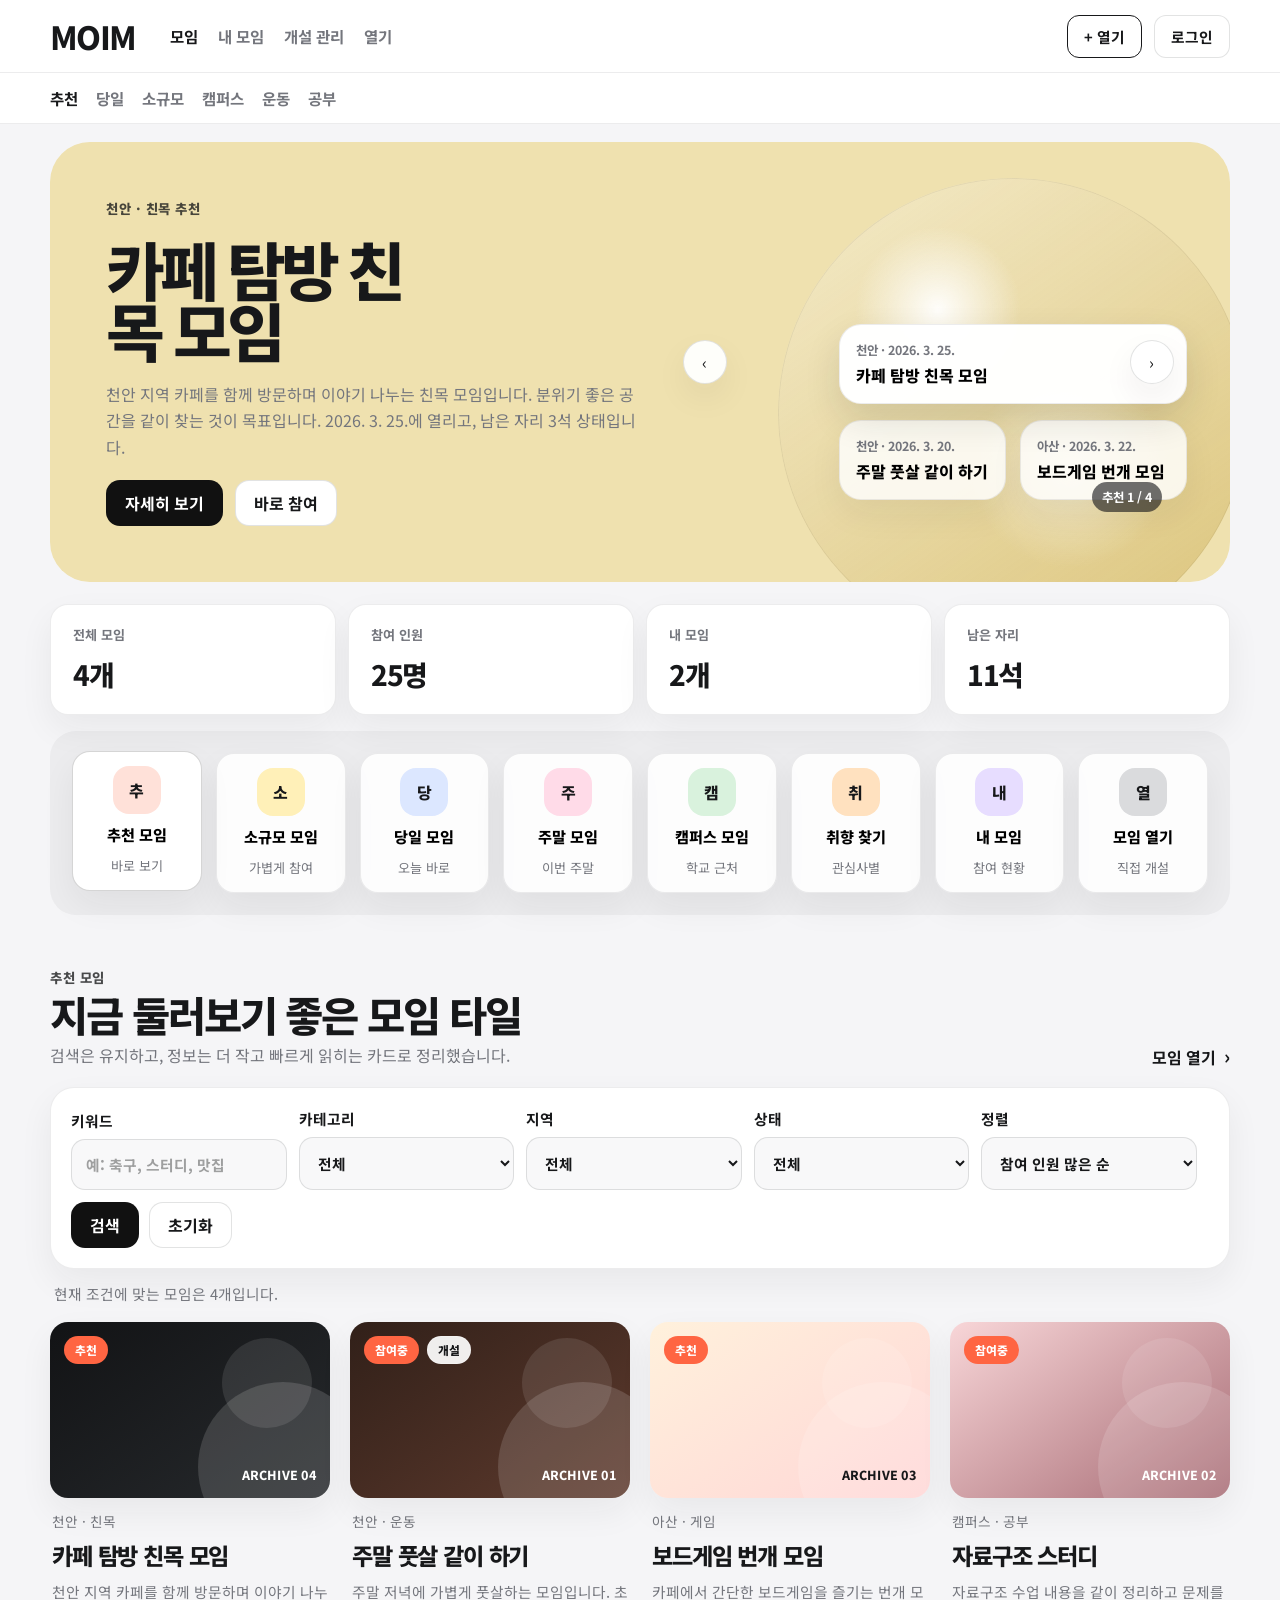
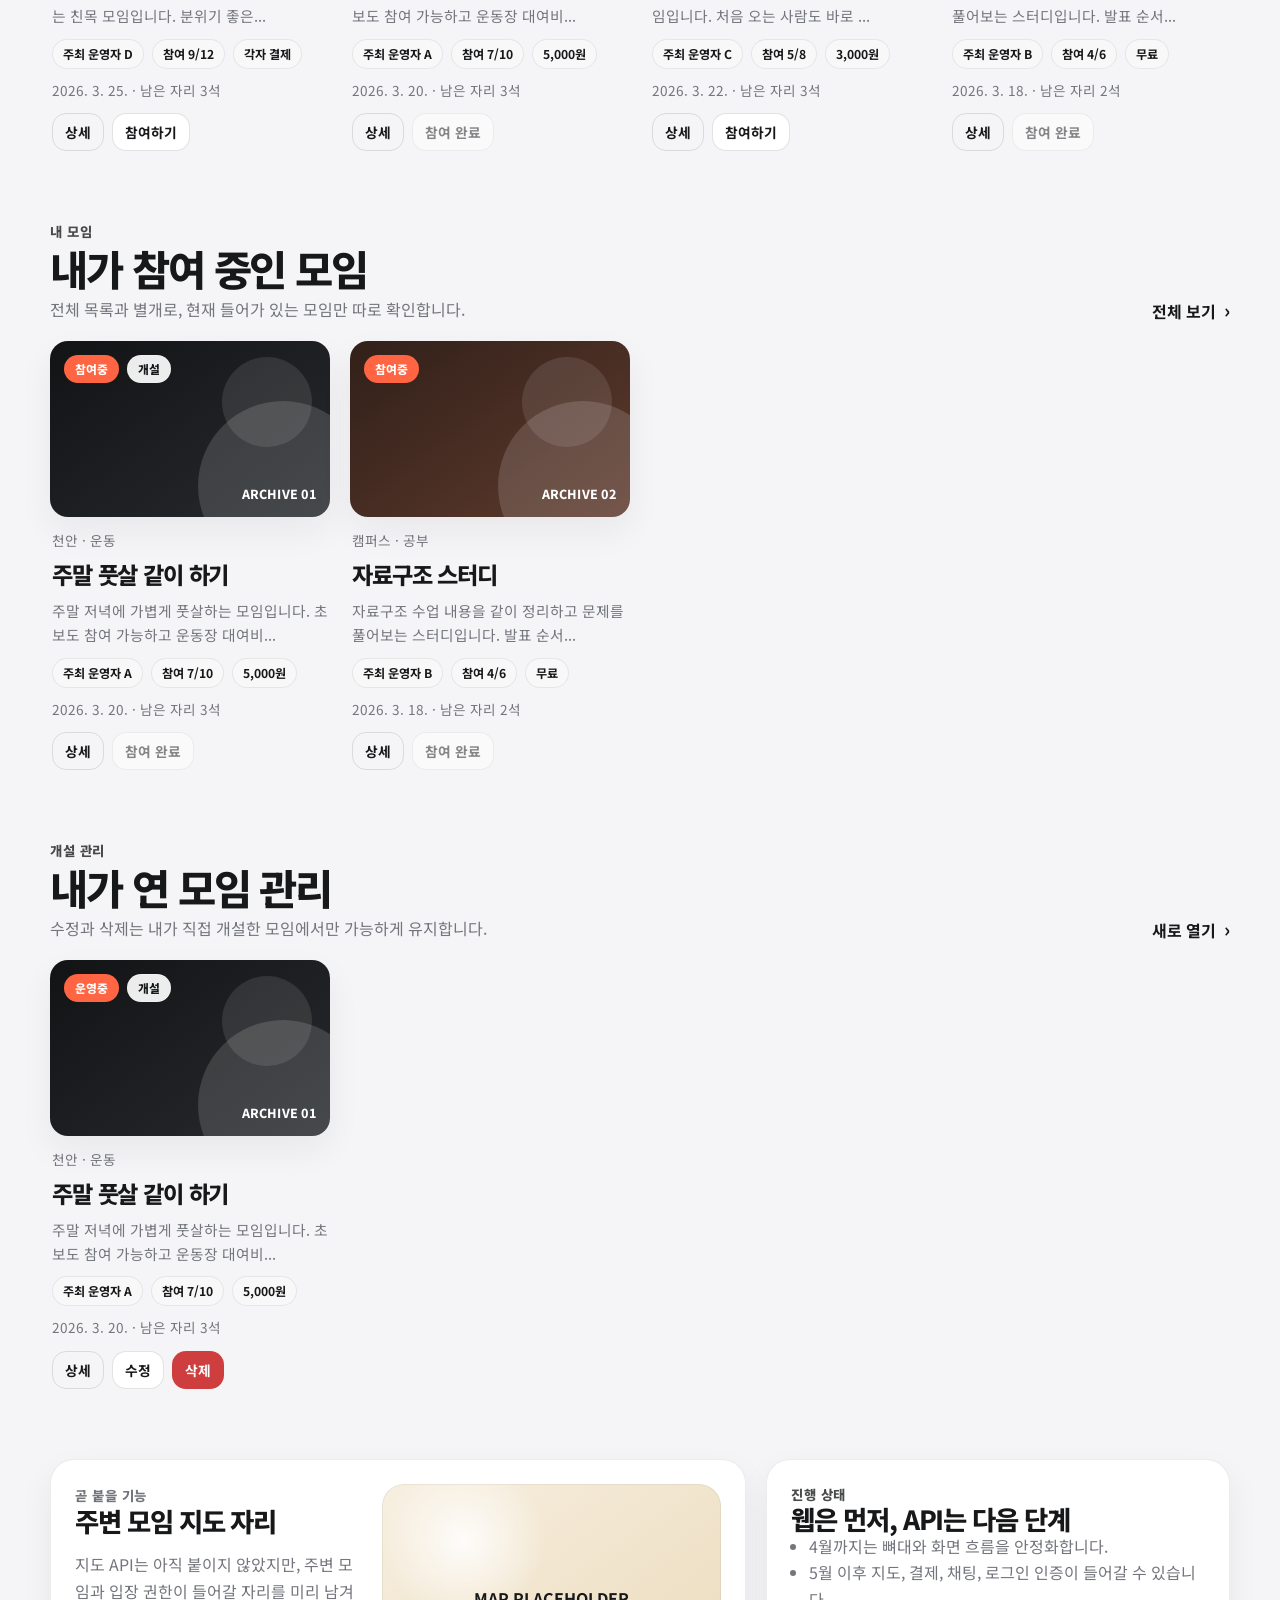
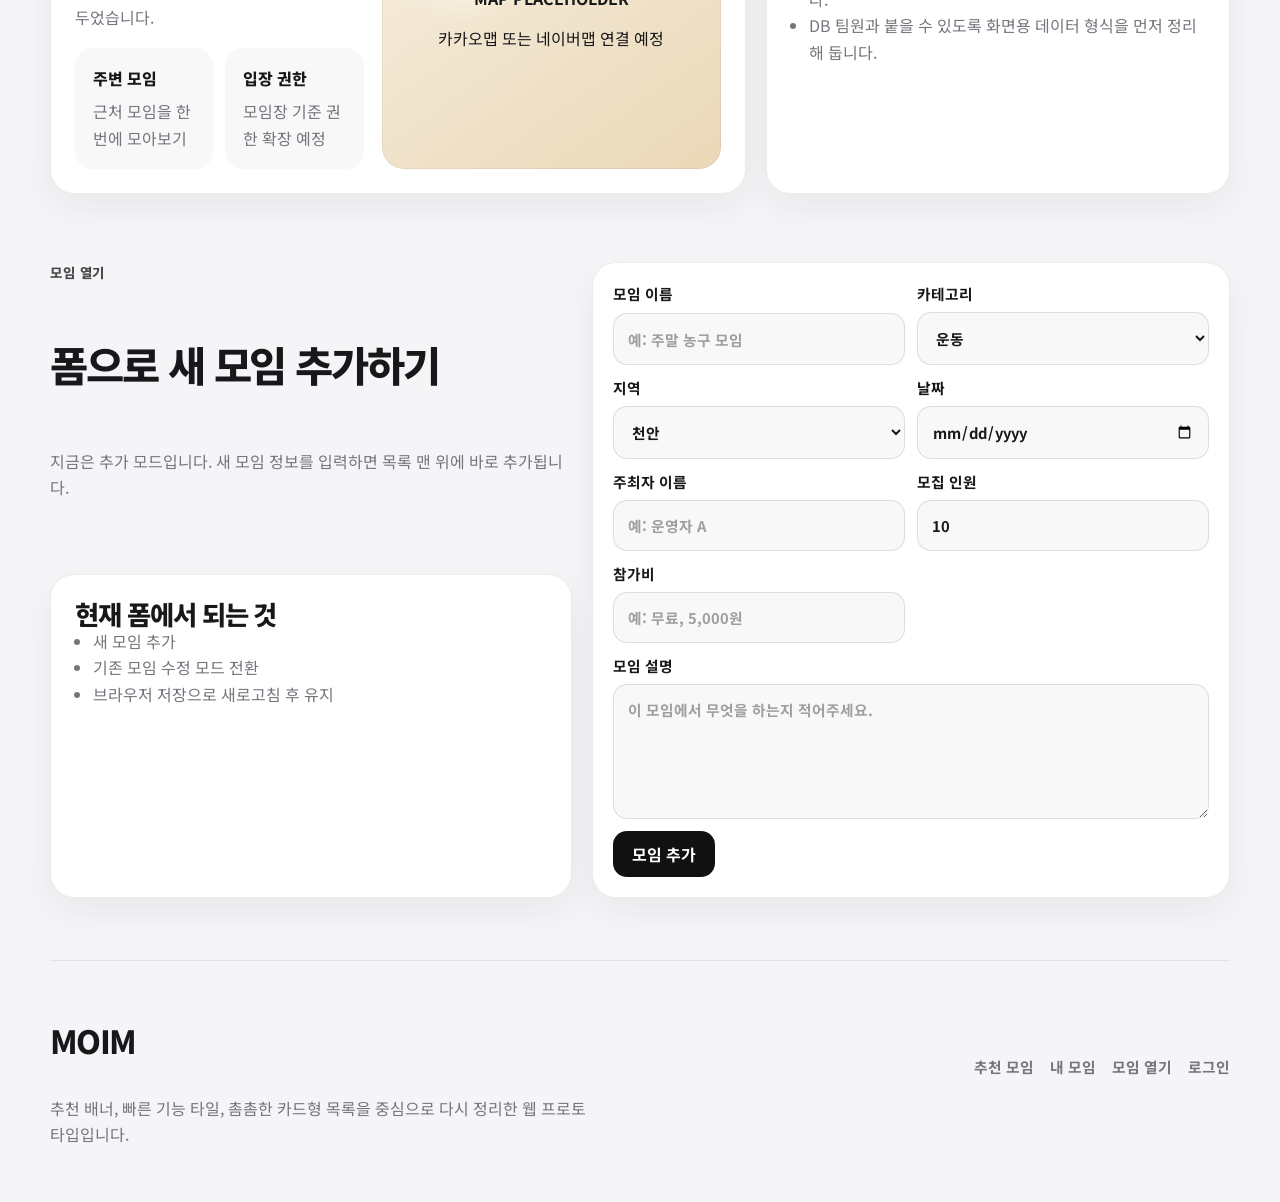
<file: index.html>
<!DOCTYPE html>
<html lang="ko">
  <head>
    <meta charset="UTF-8" />
    <meta name="viewport" content="width=device-width, initial-scale=1.0" />
    <title>모임 주선 웹사이트 뼈대</title>
    <link rel="preconnect" href="https://fonts.googleapis.com" />
    <link rel="preconnect" href="https://fonts.gstatic.com" crossorigin />
    <link
      href="https://fonts.googleapis.com/css2?family=Cormorant+Garamond:wght@500;600;700&family=Noto+Sans+KR:wght@400;500;700;800&family=Noto+Serif+KR:wght@500;600;700&display=swap"
      rel="stylesheet"
    />
    <link rel="stylesheet" href="styles.css" />
    <script src="script.js" defer></script>
  </head>
  <body>
    <!-- 탐색형 플랫폼처럼 상단에서 바로 섹션을 고를 수 있는 이중 내비게이션 -->
    <header class="site-header">
      <div class="container nav-row">
        <div class="brand-group">
          <a class="brand" href="#top">MOIM</a>
          <nav class="menu">
            <a class="is-current" href="#search">모임</a>
            <a href="#mine">내 모임</a>
            <a href="#manage">개설 관리</a>
            <a href="#create">열기</a>
          </nav>
        </div>

        <div class="header-actions">
          <a class="header-link primary" href="#create">+ 열기</a>
          <a class="header-link" href="login.html">로그인</a>
        </div>
      </div>

      <div class="sub-nav">
        <div class="container sub-menu">
          <button class="sub-menu-button is-current" type="button" data-quick-filter="recommend">
            추천
          </button>
          <button class="sub-menu-button" type="button" data-quick-filter="today">
            당일
          </button>
          <button class="sub-menu-button" type="button" data-quick-filter="small">
            소규모
          </button>
          <button class="sub-menu-button" type="button" data-quick-filter="campus">
            캠퍼스
          </button>
          <button class="sub-menu-button" type="button" data-quick-filter="sports">
            운동
          </button>
          <button class="sub-menu-button" type="button" data-quick-filter="study">
            공부
          </button>
        </div>
      </div>
    </header>

    <main id="top">
      <!-- 긴 설명보다 대표 추천 배너를 먼저 보여 주는 메인 상단 -->
      <section class="hero-section">
        <div class="container hero-banner">
          <div class="hero-copy">
            <p class="hero-kicker" id="heroKicker">이번 주 추천 모임</p>
            <h1 id="heroTitle">지금 바로 들어가기 좋은 모임을 한 번에</h1>
            <p class="hero-text" id="heroDescription">
              추천 배너, 빠른 기능 타일, 촘촘한 카드형 목록 중심으로 다시
              정리했습니다. 사용자는 설명을 길게 읽지 않고도 바로 둘러보고
              참여할 수 있습니다.
            </p>
            <div class="hero-actions">
              <button class="button primary" type="button" id="heroDetailButton">
                자세히 보기
              </button>
              <button class="button secondary" type="button" id="heroJoinButton">
                바로 참여
              </button>
            </div>
          </div>

          <aside class="hero-media" aria-label="추천 모임 미리보기">
            <button class="hero-nav-button hero-nav-prev" id="heroPrevButton" type="button">
              ‹
            </button>
            <div class="hero-orb">
              <div class="hero-teaser-grid" id="featuredTeaserList"></div>
            </div>
            <button class="hero-nav-button hero-nav-next" id="heroNextButton" type="button">
              ›
            </button>
            <p class="hero-page-indicator" id="heroPageIndicator">추천 1 / 6</p>
          </aside>
        </div>
      </section>

      <!-- 작은 아이콘 타일과 숫자 카드로 핵심 기능을 짧게 보여 주는 영역 -->
      <section class="dashboard-section">
        <div class="container">
          <div class="status-strip" id="statusCards"></div>

          <div class="shortcut-shell">
            <div class="shortcut-grid">
              <button class="shortcut-tile" type="button" data-quick-filter="recommend">
                <span class="shortcut-icon tone-peach">추</span>
                <strong>추천 모임</strong>
                <p>바로 보기</p>
              </button>
              <button class="shortcut-tile" type="button" data-quick-filter="small">
                <span class="shortcut-icon tone-yellow">소</span>
                <strong>소규모 모임</strong>
                <p>가볍게 참여</p>
              </button>
              <button class="shortcut-tile" type="button" data-quick-filter="today">
                <span class="shortcut-icon tone-blue">당</span>
                <strong>당일 모임</strong>
                <p>오늘 바로</p>
              </button>
              <button class="shortcut-tile" type="button" data-quick-filter="weekend">
                <span class="shortcut-icon tone-pink">주</span>
                <strong>주말 모임</strong>
                <p>이번 주말</p>
              </button>
              <button class="shortcut-tile" type="button" data-quick-filter="campus">
                <span class="shortcut-icon tone-green">캠</span>
                <strong>캠퍼스 모임</strong>
                <p>학교 근처</p>
              </button>
              <button class="shortcut-tile" type="button" data-quick-filter="social">
                <span class="shortcut-icon tone-orange">취</span>
                <strong>취향 찾기</strong>
                <p>관심사별</p>
              </button>
              <button class="shortcut-tile" type="button" data-quick-filter="mine">
                <span class="shortcut-icon tone-purple">내</span>
                <strong>내 모임</strong>
                <p>참여 현황</p>
              </button>
              <button class="shortcut-tile" type="button" data-quick-action="create">
                <span class="shortcut-icon tone-dark">열</span>
                <strong>모임 열기</strong>
                <p>직접 개설</p>
              </button>
            </div>
          </div>
        </div>
      </section>

      <!-- 추천 모임을 촘촘한 타일 카드로 보여 주는 메인 탐색 섹션 -->
      <section class="search-section section-block" id="search">
        <div class="container">
          <div class="section-head">
            <div class="section-title">
              <p class="eyebrow">추천 모임</p>
              <h2>지금 둘러보기 좋은 모임 타일</h2>
              <p>검색은 유지하고, 정보는 더 작고 빠르게 읽히는 카드로 정리했습니다.</p>
            </div>
            <a class="more-link" href="#create">모임 열기</a>
          </div>

          <form class="search-form search-panel" id="searchForm">
            <label>
              키워드
              <input
                type="text"
                id="keyword"
                placeholder="예: 축구, 스터디, 맛집"
              />
            </label>

            <label>
              카테고리
              <select id="category">
                <option value="all">전체</option>
                <option value="운동">운동</option>
                <option value="공부">공부</option>
                <option value="친목">친목</option>
                <option value="게임">게임</option>
              </select>
            </label>

            <label>
              지역
              <select id="location">
                <option value="all">전체</option>
                <option value="천안">천안</option>
                <option value="아산">아산</option>
                <option value="캠퍼스">캠퍼스</option>
              </select>
            </label>

            <label>
              상태
              <select id="statusFilter">
                <option value="all">전체</option>
                <option value="open">모집중</option>
                <option value="mine">참여중</option>
                <option value="closed">마감</option>
              </select>
            </label>

            <label>
              정렬
              <select id="sortOrder">
                <option value="soon">가까운 날짜 순</option>
                <option value="late">늦은 날짜 순</option>
                <option value="seats">남은 자리 많은 순</option>
                <option value="popular">참여 인원 많은 순</option>
              </select>
            </label>

            <div class="form-actions">
              <button type="submit" class="button primary">검색</button>
              <button type="button" class="button secondary" id="resetButton">
                초기화
              </button>
            </div>
          </form>

          <p class="result-summary" id="searchResultText"></p>
          <div class="meeting-list" id="meetingList"></div>
        </div>
      </section>

      <!-- 참여 중인 모임도 같은 타일 형식으로 이어서 보여 준다 -->
      <section class="section-block collection-section" id="mine">
        <div class="container">
          <div class="section-head">
            <div class="section-title">
              <p class="eyebrow">내 모임</p>
              <h2>내가 참여 중인 모임</h2>
              <p>전체 목록과 별개로, 현재 들어가 있는 모임만 따로 확인합니다.</p>
            </div>
            <a class="more-link" href="#search">전체 보기</a>
          </div>
          <div class="meeting-list mine-list" id="myMeetingList"></div>
        </div>
      </section>

      <!-- 개설한 모임은 관리 버튼이 붙은 전용 타일 영역으로 분리한다 -->
      <section class="section-block collection-section" id="manage">
        <div class="container">
          <div class="section-head">
            <div class="section-title">
              <p class="eyebrow">개설 관리</p>
              <h2>내가 연 모임 관리</h2>
              <p>수정과 삭제는 내가 직접 개설한 모임에서만 가능하게 유지합니다.</p>
            </div>
            <a class="more-link" href="#create">새로 열기</a>
          </div>
          <div class="meeting-list manage-list" id="managedMeetingList"></div>
        </div>
      </section>

      <!-- 아직 미구현인 지도 기능도 같은 플랫폼 톤으로 압축해 둔다 -->
      <section class="section-block utility-section" id="map">
        <div class="container utility-grid">
          <div class="utility-panel map-shell">
            <div class="map-copy">
              <p class="eyebrow">곧 붙을 기능</p>
              <h2>주변 모임 지도 자리</h2>
              <p>
                지도 API는 아직 붙이지 않았지만, 주변 모임과 입장 권한이 들어갈
                자리를 미리 남겨 두었습니다.
              </p>

              <div class="mini-feature-grid">
                <article>
                  <strong>주변 모임</strong>
                  <p>근처 모임을 한 번에 모아보기</p>
                </article>
                <article>
                  <strong>입장 권한</strong>
                  <p>모임장 기준 권한 확장 예정</p>
                </article>
              </div>
            </div>

            <div class="map-placeholder">
              <div>
                <strong>MAP PLACEHOLDER</strong>
                <p>카카오맵 또는 네이버맵 연결 예정</p>
              </div>
            </div>
          </div>

          <aside class="utility-note">
            <p class="eyebrow">진행 상태</p>
            <h3>웹은 먼저, API는 다음 단계</h3>
            <ul>
              <li>4월까지는 뼈대와 화면 흐름을 안정화합니다.</li>
              <li>5월 이후 지도, 결제, 채팅, 로그인 인증이 들어갈 수 있습니다.</li>
              <li>DB 팀원과 붙을 수 있도록 화면용 데이터 형식을 먼저 정리해 둡니다.</li>
            </ul>
          </aside>
        </div>
      </section>

      <!-- 입력 폼은 그대로 유지하되 카드형 관리 화면 톤에 맞춰 압축한다 -->
      <section class="section-block create-section" id="create">
        <div class="container create-shell">
          <div class="create-copy">
            <div class="section-title">
              <p class="eyebrow">모임 열기</p>
              <h2 id="formTitle">새 모임 개설하기</h2>
              <p id="formModeText">
                지금은 추가 모드입니다. 새 모임 정보를 입력하면 목록 맨 위에
                바로 추가됩니다.
              </p>
            </div>

            <div class="help-box">
              <h3>현재 폼에서 되는 것</h3>
              <ul>
                <li>새 모임 추가</li>
                <li>기존 모임 수정 모드 전환</li>
                <li>브라우저 저장으로 새로고침 후 유지</li>
              </ul>
            </div>
          </div>

          <form class="create-form create-panel" id="createForm">
            <label>
              모임 이름
              <input type="text" id="newTitle" placeholder="예: 주말 농구 모임" required />
            </label>

            <label>
              카테고리
              <select id="newCategory" required>
                <option value="운동">운동</option>
                <option value="공부">공부</option>
                <option value="친목">친목</option>
                <option value="게임">게임</option>
              </select>
            </label>

            <label>
              지역
              <select id="newLocation" required>
                <option value="천안">천안</option>
                <option value="아산">아산</option>
                <option value="캠퍼스">캠퍼스</option>
              </select>
            </label>

            <label>
              날짜
              <input type="date" id="newDate" required />
            </label>

            <label>
              주최자 이름
              <input type="text" id="newOrganizer" placeholder="예: 운영자 A" required />
            </label>

            <label>
              모집 인원
              <input type="number" id="newCapacity" min="2" max="99" value="10" required />
            </label>

            <label>
              참가비
              <input type="text" id="newFee" placeholder="예: 무료, 5,000원" required />
            </label>

            <label class="full-span">
              모임 설명
              <textarea
                id="newDescription"
                rows="5"
                placeholder="이 모임에서 무엇을 하는지 적어주세요."
                required
              ></textarea>
            </label>

            <div class="form-actions">
              <button type="submit" class="button primary" id="submitButton">
                모임 추가
              </button>
              <button
                type="button"
                class="button secondary is-hidden"
                id="cancelEditButton"
              >
                수정 취소
              </button>
            </div>
          </form>
        </div>
      </section>
    </main>

    <!-- 카드에는 짧은 정보만 남기고, 자세한 내용은 팝업에서 풀어 보여 준다 -->
    <dialog class="detail-dialog" id="detailDialog">
      <div class="dialog-shell">
        <div class="dialog-header">
          <div>
            <p class="eyebrow">모임 상세 정보</p>
            <h2 id="dialogTitle"></h2>
          </div>
          <button type="button" class="button secondary" id="closeDialogButton">
            닫기
          </button>
        </div>

        <div class="dialog-meta" id="dialogMeta"></div>

        <section class="dialog-description">
          <h3>모임 소개</h3>
          <p id="dialogDescription"></p>
        </section>

        <div class="dialog-owner-actions is-hidden" id="dialogOwnerActions">
          <button type="button" class="button secondary" id="dialogEditButton">
            수정
          </button>
          <button type="button" class="button danger" id="dialogDeleteButton">
            삭제
          </button>
        </div>
      </div>
    </dialog>

    <footer class="site-footer">
      <div class="container footer-row">
        <div>
          <p class="footer-brand">MOIM</p>
          <p class="footer-text">
            추천 배너, 빠른 기능 타일, 촘촘한 카드형 목록을 중심으로 다시 정리한
            웹 프로토타입입니다.
          </p>
        </div>

        <div class="footer-links">
          <a href="#search">추천 모임</a>
          <a href="#mine">내 모임</a>
          <a href="#create">모임 열기</a>
          <a href="login.html">로그인</a>
        </div>
      </div>
    </footer>
  </body>
</html>
</file>
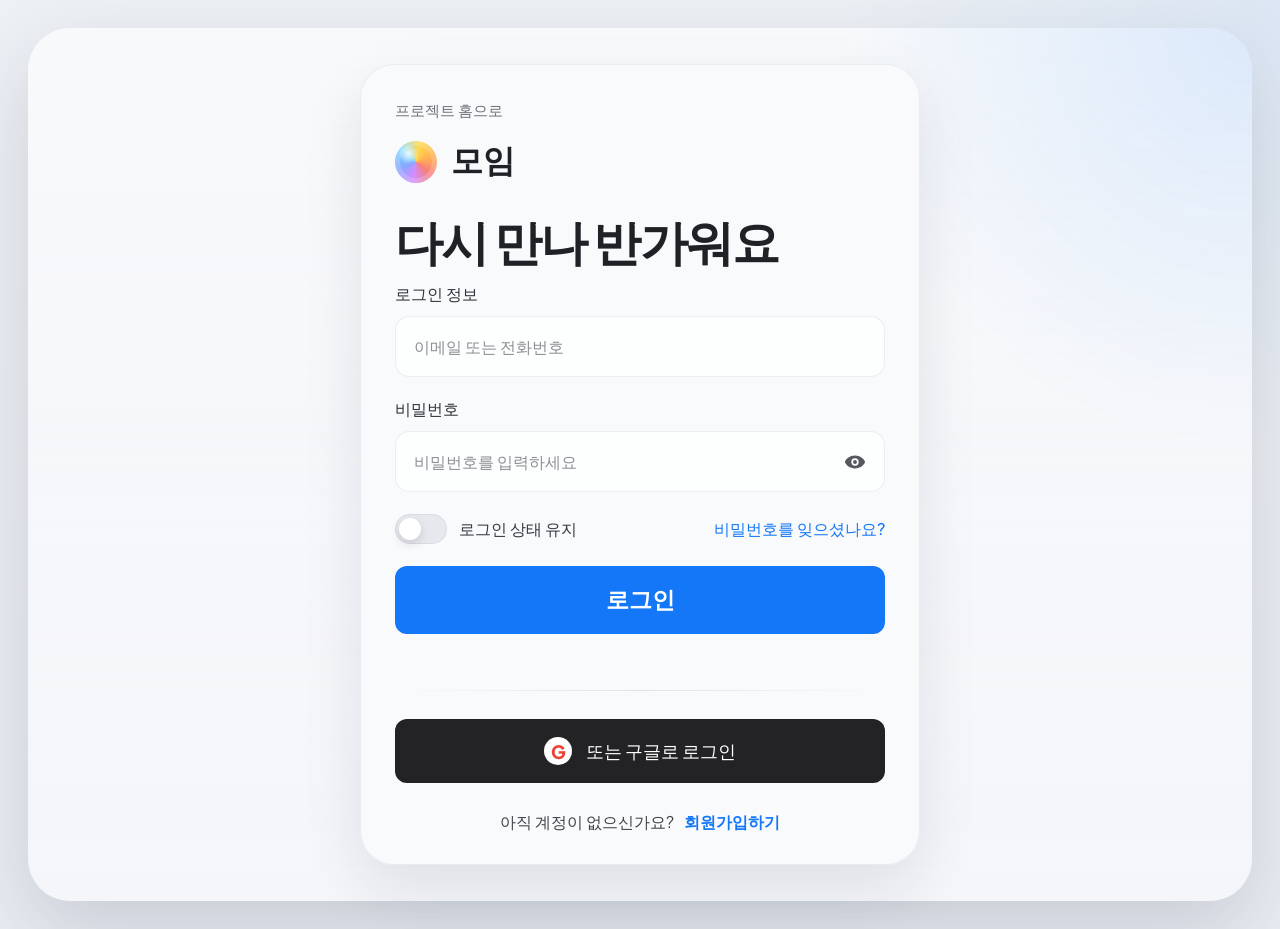
<file: login.html>
<!DOCTYPE html>
<html lang="ko">
  <head>
    <meta charset="UTF-8" />
    <meta name="viewport" content="width=device-width, initial-scale=1.0" />
    <title>MOIM 로그인</title>
    <link rel="preconnect" href="https://fonts.googleapis.com" />
    <link rel="preconnect" href="https://fonts.gstatic.com" crossorigin />
    <link
      href="https://fonts.googleapis.com/css2?family=Plus+Jakarta+Sans:wght@400;500;700;800&display=swap"
      rel="stylesheet"
    />
    <link rel="stylesheet" href="login.css" />
    <script src="login.js" defer></script>
  </head>
  <body>
    <main class="login-page">
      <!-- 메인과 역할이 다른 화면이라 로그인은 별도 페이지로 분리해 둔다 -->
      <section class="login-stage">
        <!-- 실제 인증 전 단계라서, 지금은 입력 흐름과 화면 구조를 먼저 확인하는 데모 영역이다 -->
        <section class="form-stage" aria-labelledby="loginTitle">
          <div class="panel-shell">
            <div class="login-card">
              <a class="back-link" href="index.html">프로젝트 홈으로</a>

              <div class="brand-row">
                <span class="brand-orb"></span>
                <strong>모임</strong>
              </div>

              <header class="card-header">
                <h1 id="loginTitle">다시 만나 반가워요</h1>
              </header>

              <form class="login-form" id="loginForm">
                <label class="field-group">
                  <span>로그인 정보</span>
                  <input
                    type="text"
                    name="identifier"
                    placeholder="이메일 또는 전화번호"
                    required
                  />
                </label>

                <label class="field-group">
                  <span>비밀번호</span>
                  <span class="password-shell">
                    <input
                      id="passwordInput"
                      type="password"
                      name="password"
                      placeholder="비밀번호를 입력하세요"
                      required
                    />
                    <button
                      class="icon-button"
                      id="togglePasswordButton"
                      type="button"
                      aria-label="비밀번호 보기"
                    >
                      <svg viewBox="0 0 24 24" aria-hidden="true">
                        <path
                          d="M12 5C6.5 5 2.1 8.5 1 12c1.1 3.5 5.5 7 11 7s9.9-3.5 11-7c-1.1-3.5-5.5-7-11-7Zm0 11a4 4 0 1 1 0-8 4 4 0 0 1 0 8Z"
                        />
                        <circle cx="12" cy="12" r="2.1" />
                      </svg>
                    </button>
                  </span>
                </label>

                <div class="support-row">
                  <label class="remember-toggle">
                    <input id="rememberInput" type="checkbox" name="remember" />
                    <span class="toggle-ui"></span>
                    <span>로그인 상태 유지</span>
                  </label>

                  <a href="#" class="support-link">비밀번호를 잊으셨나요?</a>
                </div>

                <button class="primary-submit" type="submit">로그인</button>
              </form>

              <p class="login-message" id="loginMessage" aria-live="polite"></p>

              <div class="divider" aria-hidden="true"></div>

              <button class="google-button" id="googleButton" type="button">
                <span class="google-mark">G</span>
                <span>또는 구글로 로그인</span>
              </button>

              <p class="signup-row">
                <span>아직 계정이 없으신가요?</span>
                <a href="#">회원가입하기</a>
              </p>
            </div>
          </div>
        </section>
      </section>
    </main>
  </body>
</html>
</file>
<file: styles.css>
/* 밝은 플랫폼형 톤으로 다시 쓰기 쉽게 색과 간격을 변수로 정리한다. */
:root {
  --bg: #f5f5f7;
  --surface: #ffffff;
  --surface-soft: #f0f0f2;
  --surface-muted: #f8f8f9;
  --hero: #efe1af;
  --hero-deep: #d7c27f;
  --text: #17181a;
  --muted: #74767d;
  --line: rgba(23, 24, 26, 0.08);
  --line-strong: rgba(23, 24, 26, 0.12);
  --accent: #111111;
  --accent-soft: #ff613f;
  --accent-blue: #3e7dff;
  --danger: #cf3e3e;
  --shadow: 0 14px 34px rgba(28, 30, 35, 0.06);
  --radius-xl: 34px;
  --radius-lg: 24px;
  --radius-md: 18px;
  --radius-sm: 14px;
  --font-display: "Noto Sans KR", sans-serif;
  --font-body: "Noto Sans KR", sans-serif;
}

* {
  box-sizing: border-box;
}

html {
  scroll-behavior: smooth;
}

body {
  margin: 0;
  background: var(--bg);
  color: var(--text);
  font-family: var(--font-body);
  overflow-x: hidden;
}

a {
  color: inherit;
  text-decoration: none;
}

button,
input,
select,
textarea {
  font: inherit;
}

.container {
  width: min(1180px, calc(100% - 32px));
  margin: 0 auto;
}

.site-header {
  position: sticky;
  top: 0;
  z-index: 40;
  background: rgba(255, 255, 255, 0.94);
  border-bottom: 1px solid var(--line);
  backdrop-filter: blur(16px);
}

.nav-row {
  display: flex;
  align-items: center;
  justify-content: space-between;
  gap: 24px;
  min-height: 72px;
}

.brand-group,
.menu,
.sub-menu,
.header-actions,
.footer-links {
  display: flex;
  align-items: center;
  min-width: 0;
}

.brand-group {
  gap: 34px;
}

.brand,
.footer-brand {
  font-family: var(--font-display);
  font-size: 2rem;
  font-weight: 800;
  letter-spacing: -0.05em;
}

.menu {
  flex-wrap: wrap;
  gap: 20px;
}

.menu a,
.sub-menu a,
.sub-menu-button {
  color: var(--muted);
  font-size: 0.97rem;
  font-weight: 700;
}

.menu a.is-current,
.sub-menu a.is-current,
.sub-menu-button.is-current,
.sub-menu-button.is-active,
.menu a:hover,
.sub-menu a:hover,
.sub-menu-button:hover {
  color: var(--text);
}

.sub-menu-button {
  padding: 0;
  border: 0;
  background: transparent;
  cursor: pointer;
}

.header-actions {
  gap: 12px;
}

.header-link {
  display: inline-flex;
  align-items: center;
  justify-content: center;
  min-height: 40px;
  padding: 10px 16px;
  border-radius: 12px;
  border: 1px solid var(--line-strong);
  background: var(--surface);
  font-size: 0.92rem;
  font-weight: 700;
}

.header-link.primary {
  border-color: var(--text);
}

.sub-nav {
  border-top: 1px solid var(--line);
}

.sub-menu {
  flex-wrap: wrap;
  gap: 18px;
  min-height: 50px;
}

.hero-section {
  padding: 18px 0 12px;
}

/* 첫 화면은 설명형 소개 대신 큰 추천 배너 하나에 시선을 모은다. */
.hero-banner {
  display: grid;
  grid-template-columns: 1.05fr 0.95fr;
  gap: 34px;
  align-items: center;
  padding: 56px;
  border-radius: 40px;
  background: var(--hero);
  overflow: hidden;
}

.hero-copy {
  display: grid;
  gap: 20px;
  min-width: 0;
}

.hero-kicker,
.eyebrow {
  margin: 0;
  color: rgba(23, 24, 26, 0.78);
  font-size: 0.84rem;
  font-weight: 800;
  letter-spacing: 0.04em;
}

.hero-copy h1,
.section-title h2,
.map-copy h2,
.help-box h3,
.utility-note h3,
.dialog-header h2 {
  margin: 0;
  font-family: var(--font-display);
}

.hero-copy h1 {
  max-width: 8ch;
  font-size: clamp(3.1rem, 5vw, 4.8rem);
  font-weight: 800;
  letter-spacing: -0.08em;
  line-height: 0.96;
}

.hero-text,
.section-title p:last-child,
.map-copy p,
.help-box li,
.utility-note li,
.dialog-description p,
.footer-text,
.shortcut-tile p,
.meeting-card p {
  color: var(--muted);
  line-height: 1.65;
}

.hero-text {
  max-width: 34rem;
  margin: 0;
}

.hero-link,
.more-link {
  display: inline-flex;
  align-items: center;
  gap: 8px;
  font-weight: 700;
}

.hero-link::after,
.more-link::after {
  content: "›";
  font-size: 1.2rem;
  line-height: 1;
}

.hero-actions {
  display: flex;
  flex-wrap: wrap;
  gap: 12px;
}

.hero-media {
  position: relative;
  min-height: 320px;
}

.hero-orb {
  position: absolute;
  right: -74px;
  top: -24px;
  width: 470px;
  aspect-ratio: 1;
  display: grid;
  place-items: center;
  border-radius: 50%;
  background:
    radial-gradient(circle at 34% 28%, rgba(255, 255, 255, 0.94), transparent 18%),
    radial-gradient(circle at 62% 62%, rgba(255, 255, 255, 0.48), transparent 24%),
    linear-gradient(145deg, rgba(255, 255, 255, 0.32), rgba(214, 188, 108, 0.78));
  box-shadow: inset 0 0 0 1px rgba(23, 24, 26, 0.06);
}

.hero-teaser-grid {
  width: 74%;
  display: grid;
  grid-template-columns: repeat(2, minmax(0, 1fr));
  gap: 14px;
}

.hero-teaser-card {
  display: grid;
  gap: 6px;
  padding: 16px;
  border-radius: 22px;
  border: 1px solid rgba(23, 24, 26, 0.08);
  background: rgba(255, 255, 255, 0.82);
  box-shadow: var(--shadow);
  text-align: left;
  cursor: pointer;
  transition:
    transform 0.18s ease,
    background 0.18s ease,
    box-shadow 0.18s ease;
}

.hero-teaser-card:hover,
.hero-teaser-card.is-active {
  transform: translateY(-2px);
  background: rgba(255, 255, 255, 0.98);
  box-shadow: 0 16px 36px rgba(28, 30, 35, 0.12);
}

.hero-teaser-card.wide {
  grid-column: 1 / -1;
}

.hero-teaser-card span {
  color: var(--muted);
  font-size: 0.78rem;
  font-weight: 700;
}

.hero-teaser-card strong {
  font-size: 1rem;
  font-weight: 800;
  line-height: 1.35;
}

.hero-page-indicator {
  position: absolute;
  right: 12px;
  bottom: 10px;
  margin: 0;
  padding: 6px 10px;
  border-radius: 999px;
  background: rgba(23, 24, 26, 0.62);
  color: white;
  font-size: 0.78rem;
  font-weight: 700;
}

.hero-nav-button {
  position: absolute;
  top: 50%;
  z-index: 2;
  width: 44px;
  height: 44px;
  display: inline-grid;
  place-items: center;
  border: 1px solid rgba(23, 24, 26, 0.12);
  border-radius: 999px;
  background: rgba(255, 255, 255, 0.94);
  color: var(--text);
  cursor: pointer;
  transform: translateY(-50%);
  box-shadow: var(--shadow);
}

.hero-nav-button:disabled {
  cursor: not-allowed;
  opacity: 0.45;
}

.hero-nav-prev {
  left: 0;
}

.hero-nav-next {
  right: 0;
}

.dashboard-section {
  padding: 10px 0 18px;
}

.status-strip {
  display: grid;
  grid-template-columns: repeat(4, minmax(0, 1fr));
  gap: 12px;
}

.status-card,
.shortcut-tile,
.search-panel,
.map-shell,
.utility-note,
.help-box,
.create-panel,
.detail-dialog,
.dialog-description {
  border: 1px solid var(--line);
  box-shadow: var(--shadow);
}

.status-card {
  padding: 20px 22px;
  border-radius: 18px;
  background: var(--surface);
}

.status-card p {
  margin: 0;
  color: var(--muted);
  font-size: 0.82rem;
  font-weight: 700;
}

.status-card strong {
  display: block;
  margin-top: 10px;
  font-size: 1.75rem;
  font-weight: 800;
  letter-spacing: -0.05em;
}

.shortcut-shell {
  margin-top: 16px;
  padding: 22px;
  border-radius: 26px;
  background: #ececee;
}

.shortcut-grid {
  display: grid;
  grid-template-columns: repeat(8, minmax(0, 1fr));
  gap: 14px;
}

.shortcut-tile {
  min-height: 128px;
  display: grid;
  align-content: center;
  justify-items: center;
  gap: 10px;
  padding: 14px 10px;
  border-radius: 18px;
  background: rgba(255, 255, 255, 0.86);
  text-align: center;
  cursor: pointer;
  transition:
    transform 0.18s ease,
    background 0.18s ease,
    border-color 0.18s ease;
}

.shortcut-tile:hover,
.shortcut-tile.is-active {
  transform: translateY(-2px);
  border-color: rgba(23, 24, 26, 0.18);
  background: white;
}

.shortcut-tile strong {
  font-size: 0.95rem;
  font-weight: 800;
  line-height: 1.35;
}

.shortcut-tile p {
  margin: 0;
  font-size: 0.82rem;
}

.shortcut-icon {
  width: 48px;
  height: 48px;
  display: inline-grid;
  place-items: center;
  border-radius: 16px;
  font-size: 1rem;
  font-weight: 800;
  color: var(--text);
}

.tone-peach {
  background: #ffe1d9;
}

.tone-yellow {
  background: #fff0b8;
}

.tone-blue {
  background: #dce7ff;
}

.tone-pink {
  background: #ffdbe8;
}

.tone-green {
  background: #d9f2dd;
}

.tone-orange {
  background: #ffe1bf;
}

.tone-purple {
  background: #e7ddff;
}

.tone-dark {
  background: #dadbdd;
}

.section-block {
  padding: 34px 0;
}

.section-head {
  display: flex;
  align-items: flex-end;
  justify-content: space-between;
  gap: 20px;
  margin-bottom: 18px;
}

.section-title {
  display: grid;
  gap: 6px;
}

.section-title h2 {
  font-size: clamp(1.9rem, 4vw, 2.6rem);
  font-weight: 800;
  letter-spacing: -0.05em;
  line-height: 1.04;
}

.section-title p:last-child {
  margin: 0;
}

.search-panel,
.map-shell,
.utility-note,
.help-box,
.create-panel {
  border-radius: 24px;
  background: var(--surface);
}

/* 검색 폼은 플랫폼 검색바처럼 짧고 빠르게 읽히는 배치로 유지한다. */
.search-form,
.create-form {
  display: grid;
  gap: 12px;
  padding: 20px;
}

.search-form {
  grid-template-columns: repeat(5, minmax(0, 1fr)) auto;
  align-items: end;
}

.create-shell {
  display: grid;
  grid-template-columns: 0.9fr 1.1fr;
  gap: 20px;
}

.create-copy {
  display: grid;
  gap: 18px;
}

.create-panel {
  grid-template-columns: repeat(2, minmax(0, 1fr));
}

.search-form label,
.create-form label {
  display: grid;
  gap: 8px;
  font-size: 0.92rem;
  font-weight: 700;
}

input,
select,
textarea {
  width: 100%;
  border: 1px solid var(--line-strong);
  border-radius: 14px;
  padding: 14px 14px;
  background: var(--surface-muted);
  color: var(--text);
}

input::placeholder,
textarea::placeholder {
  color: rgba(23, 24, 26, 0.4);
}

.full-span,
.form-actions {
  grid-column: 1 / -1;
}

.button {
  display: inline-flex;
  align-items: center;
  justify-content: center;
  min-height: 44px;
  padding: 10px 18px;
  border: 1px solid transparent;
  border-radius: 14px;
  cursor: pointer;
  font-weight: 700;
  transition: transform 0.18s ease, background 0.18s ease, opacity 0.18s ease;
}

.button:hover {
  transform: translateY(-1px);
}

.button:disabled {
  cursor: not-allowed;
  opacity: 0.5;
  transform: none;
}

.button.primary {
  background: var(--accent);
  color: white;
}

.button.secondary {
  border-color: var(--line-strong);
  background: var(--surface);
  color: var(--text);
}

.button.ghost {
  border-color: var(--line-strong);
  background: transparent;
  color: var(--text);
}

.button.danger {
  background: var(--danger);
  color: white;
}

.form-actions {
  display: flex;
  gap: 10px;
}

.result-summary {
  margin: 14px 4px 0;
  color: var(--muted);
  font-size: 0.92rem;
}

/* 카드 크기를 줄이고 정보 밀도를 높여 탐색형 타일 목록처럼 보이게 만든다. */
.meeting-list {
  display: grid;
  grid-template-columns: repeat(4, minmax(0, 1fr));
  gap: 24px 20px;
  margin-top: 18px;
}

.meeting-card {
  display: grid;
  gap: 12px;
}

.card-poster,
.mine-list .card-poster,
.manage-list .card-poster {
  position: relative;
  min-height: 176px;
  padding: 14px;
  border-radius: 18px;
  overflow: hidden;
  box-shadow: var(--shadow);
}

.meeting-list .meeting-card:nth-child(4n + 1) .card-poster {
  background: linear-gradient(145deg, #121315, #272a2d);
  color: white;
}

.meeting-list .meeting-card:nth-child(4n + 2) .card-poster {
  background: linear-gradient(145deg, #312019, #5e3a2d);
  color: white;
}

.meeting-list .meeting-card:nth-child(4n + 3) .card-poster {
  background: linear-gradient(145deg, #fff1dc, #ffd6d6);
}

.meeting-list .meeting-card:nth-child(4n + 4) .card-poster {
  background: linear-gradient(145deg, #f8d6d8, #a76b74);
  color: white;
}

.mine-list .meeting-card .card-poster {
  background: linear-gradient(145deg, #dfe8ff, #b7cdfd);
}

.manage-list .meeting-card .card-poster {
  background: linear-gradient(145deg, #ffe9da, #f9c7aa);
}

.card-poster::before,
.card-poster::after {
  content: "";
  position: absolute;
  border-radius: 999px;
  pointer-events: none;
}

.card-poster::before {
  width: 170px;
  height: 170px;
  right: -38px;
  bottom: -54px;
  background: rgba(255, 255, 255, 0.14);
}

.card-poster::after {
  width: 90px;
  height: 90px;
  right: 18px;
  top: 16px;
  background: rgba(255, 255, 255, 0.1);
}

.card-pills {
  position: relative;
  z-index: 1;
  display: flex;
  flex-wrap: wrap;
  align-items: center;
  gap: 8px;
}

.card-pill {
  display: inline-flex;
  align-items: center;
  justify-content: center;
  min-height: 28px;
  padding: 4px 10px;
  border-radius: 999px;
  border: 1px solid rgba(255, 255, 255, 0.26);
  background: rgba(255, 255, 255, 0.92);
  color: var(--text);
  font-size: 0.74rem;
  font-weight: 800;
}

.card-pill.primary {
  border-color: transparent;
  background: #ff6542;
  color: white;
}

.card-code {
  position: absolute;
  right: 14px;
  bottom: 14px;
  z-index: 1;
  font-size: 0.78rem;
  font-weight: 800;
  letter-spacing: 0.02em;
}

.card-copy {
  display: grid;
  gap: 10px;
  padding: 0 2px 2px;
}

.card-location,
.card-schedule {
  margin: 0;
  font-size: 0.85rem;
  color: var(--muted);
}

.meeting-card h3 {
  margin: 0;
  font-size: 1.45rem;
  font-weight: 800;
  letter-spacing: -0.05em;
  line-height: 1.2;
}

.description-preview {
  min-height: 46px;
  margin: 0;
  font-size: 0.92rem;
}

.meta-row,
.dialog-meta {
  display: flex;
  flex-wrap: wrap;
  gap: 8px;
}

.meta-chip {
  display: inline-flex;
  align-items: center;
  justify-content: center;
  min-height: 30px;
  padding: 5px 10px;
  border-radius: 999px;
  background: var(--surface-muted);
  border: 1px solid var(--line);
  font-size: 0.76rem;
  font-weight: 700;
  color: var(--text);
}

.card-footer {
  display: grid;
  gap: 12px;
}

.card-actions,
.dialog-owner-actions {
  display: flex;
  flex-wrap: wrap;
  gap: 8px;
}

.card-actions .button,
.dialog-owner-actions .button {
  min-height: 38px;
  padding: 8px 12px;
  font-size: 0.86rem;
}

.utility-grid {
  display: grid;
  grid-template-columns: 1.2fr 0.8fr;
  gap: 20px;
}

.map-shell {
  display: grid;
  grid-template-columns: 0.92fr 1.08fr;
  gap: 18px;
  padding: 24px;
}

.map-copy h2,
.help-box h3,
.utility-note h3,
.dialog-description h3 {
  font-size: 1.65rem;
  font-weight: 800;
  letter-spacing: -0.04em;
  line-height: 1.1;
}

.mini-feature-grid {
  display: grid;
  grid-template-columns: repeat(2, minmax(0, 1fr));
  gap: 12px;
  margin-top: 18px;
}

.mini-feature-grid article {
  padding: 18px;
  border-radius: 18px;
  background: var(--surface-muted);
}

.mini-feature-grid strong {
  display: block;
  margin-bottom: 8px;
  font-size: 1rem;
  font-weight: 800;
}

.mini-feature-grid p {
  margin: 0;
}

.map-placeholder {
  min-height: 280px;
  display: grid;
  place-items: center;
  border-radius: 22px;
  background:
    radial-gradient(circle at 24% 20%, rgba(255, 255, 255, 0.88), transparent 24%),
    linear-gradient(145deg, #f7efe0, #ead8b7);
  box-shadow: inset 0 0 0 1px rgba(23, 24, 26, 0.06);
  text-align: center;
}

.utility-note,
.help-box {
  padding: 24px;
}

.utility-note ul,
.help-box ul {
  margin: 0;
  padding-left: 18px;
}

.empty-state {
  grid-column: 1 / -1;
  padding: 28px 22px;
  border-radius: 20px;
  border: 1px dashed var(--line-strong);
  background: var(--surface);
  color: var(--muted);
  text-align: center;
}

.detail-dialog {
  width: min(720px, calc(100% - 24px));
  padding: 0;
  border: 0;
  border-radius: 24px;
  background: var(--surface);
}

.detail-dialog::backdrop {
  background: rgba(17, 17, 17, 0.34);
  backdrop-filter: blur(3px);
}

.dialog-shell {
  display: grid;
  gap: 18px;
  padding: 24px;
}

.dialog-header {
  display: flex;
  align-items: flex-start;
  justify-content: space-between;
  gap: 16px;
}

.dialog-description {
  padding: 20px;
  border-radius: 20px;
  background: var(--surface-muted);
}

.is-hidden {
  display: none !important;
}

.site-footer {
  padding: 28px 0 54px;
}

.footer-row {
  display: flex;
  align-items: center;
  justify-content: space-between;
  gap: 24px;
  padding: 24px 0 0;
  border-top: 1px solid var(--line);
}

.footer-text {
  max-width: 34rem;
  margin: 8px 0 0;
}

.footer-links {
  flex-wrap: wrap;
  justify-content: flex-end;
  gap: 16px;
}

.footer-links a {
  color: var(--muted);
  font-size: 0.92rem;
  font-weight: 700;
}

@media (max-width: 1120px) {
  .hero-banner,
  .utility-grid,
  .create-shell,
  .map-shell {
    grid-template-columns: 1fr;
  }

  .shortcut-grid {
    grid-template-columns: repeat(4, minmax(0, 1fr));
  }

  .status-strip,
  .meeting-list {
    grid-template-columns: repeat(2, minmax(0, 1fr));
  }

  .search-form {
    grid-template-columns: repeat(3, minmax(0, 1fr));
  }

  .hero-orb {
    position: static;
    width: min(100%, 420px);
    margin-inline: auto;
  }

  .hero-media {
    min-height: auto;
  }
}

@media (max-width: 780px) {
  .nav-row,
  .brand-group,
  .footer-row,
  .section-head,
  .dialog-header,
  .card-actions,
  .dialog-owner-actions,
  .form-actions,
  .hero-actions {
    flex-direction: column;
    align-items: stretch;
  }

  .nav-row,
  .sub-menu {
    padding: 14px 0;
  }

  .brand-group {
    gap: 14px;
  }

  .header-actions {
    width: 100%;
    justify-content: flex-start;
    gap: 8px;
  }

  .hero-banner,
  .shortcut-shell,
  .search-form,
  .map-shell,
  .utility-note,
  .help-box,
  .create-form,
  .dialog-shell {
    padding: 18px;
  }

  .hero-copy h1 {
    max-width: none;
    font-size: clamp(2.5rem, 11vw, 3.3rem);
  }

  .hero-teaser-grid,
  .meeting-list,
  .mini-feature-grid,
  .search-form,
  .create-panel {
    grid-template-columns: 1fr;
  }

  .status-strip {
    grid-template-columns: repeat(2, minmax(0, 1fr));
  }

  .shortcut-grid {
    grid-template-columns: repeat(4, minmax(0, 1fr));
  }

  .hero-orb {
    width: 100%;
    border-radius: 32px;
    aspect-ratio: auto;
    min-height: 260px;
    padding: 18px;
  }

  .hero-page-indicator {
    position: static;
    margin-top: 12px;
    justify-self: flex-end;
  }

  .hero-nav-button {
    top: 18px;
    transform: none;
  }

  .hero-nav-prev {
    left: 18px;
  }

  .hero-nav-next {
    right: 18px;
  }

  .button,
  .card-actions .button,
  .dialog-owner-actions .button {
    width: 100%;
  }

  .footer-links {
    justify-content: flex-start;
  }
}

@media (max-width: 520px) {
  .container {
    width: min(1180px, calc(100% - 24px));
  }

  .brand,
  .footer-brand {
    font-size: 1.7rem;
  }

  .sub-menu {
    gap: 14px;
  }

  .hero-banner {
    padding: 20px;
    border-radius: 28px;
  }

  .hero-copy h1 {
    font-size: clamp(2.1rem, 10vw, 2.8rem);
  }

  .shortcut-grid {
    grid-template-columns: repeat(2, minmax(0, 1fr));
  }

  .shortcut-tile {
    min-height: 102px;
  }

  .status-strip {
    grid-template-columns: 1fr;
  }

  .meeting-card h3 {
    font-size: 1.28rem;
  }

  .card-poster {
    min-height: 158px;
  }
}
</file>
<file: login.css>
/* 로그인 화면도 색과 그림자 값을 변수로 분리해 나중에 톤을 쉽게 맞출 수 있게 한다. */
:root {
  --bg: #eef1f5;
  --panel: #f6f7fb;
  --panel-border: rgba(117, 127, 154, 0.12);
  --text: #202126;
  --muted: #6e7179;
  --blue: #1477f7;
  --dark: #1f1f23;
  --shadow: 0 32px 80px rgba(33, 39, 53, 0.16);
}

* {
  box-sizing: border-box;
}

body {
  margin: 0;
  min-height: 100vh;
  font-family: "Plus Jakarta Sans", sans-serif;
  background:
    radial-gradient(circle at top right, rgba(20, 119, 247, 0.08), transparent 28%),
    linear-gradient(180deg, #edf0f4 0%, #e9edf3 100%);
  color: var(--text);
  overflow-x: hidden;
}

button,
input {
  font: inherit;
}

a {
  color: inherit;
  text-decoration: none;
}

.login-page {
  min-height: 100vh;
  padding: 28px;
}

/* 장식 이미지를 덜어내고 로그인 카드 하나에 시선을 모으는 단일 스테이지 구조다. */
.login-stage {
  min-height: calc(100vh - 56px);
  display: grid;
  place-items: center;
  border-radius: 42px;
  padding: 36px 24px;
  background:
    radial-gradient(circle at top right, rgba(20, 119, 247, 0.1), transparent 28%),
    linear-gradient(180deg, rgba(255, 255, 255, 0.62), rgba(245, 246, 250, 0.92));
  box-shadow: var(--shadow);
}

.login-stage > * {
  min-width: 0;
}

.form-stage {
  display: grid;
  place-items: center;
  width: 100%;
  padding: 0;
  min-width: 0;
}

.panel-shell {
  width: min(560px, 100%);
  min-width: 0;
}

.login-card {
  border-radius: 34px;
  padding: 34px 34px 30px;
  background: rgba(249, 250, 252, 0.96);
  border: 1px solid var(--panel-border);
  box-shadow: 0 24px 60px rgba(24, 32, 52, 0.1);
  min-width: 0;
}

.back-link {
  display: inline-flex;
  margin-bottom: 18px;
  color: var(--muted);
  font-size: 0.92rem;
}

.brand-row {
  display: flex;
  align-items: center;
  gap: 14px;
}

.brand-row strong {
  font-size: 2rem;
  font-weight: 800;
}

.brand-orb {
  width: 42px;
  height: 42px;
  border-radius: 50%;
  background:
    radial-gradient(circle at 32% 30%, rgba(255, 255, 255, 0.85), transparent 24%),
    conic-gradient(
      from 10deg,
      #ffd84d,
      #ffb253,
      #f6807c,
      #d28cff,
      #87a7ff,
      #7bd6ff,
      #ffd84d
    );
  box-shadow: inset 0 0 0 5px rgba(255, 255, 255, 0.18);
}

.card-header {
  padding: 32px 0 18px;
}

.card-header h1 {
  margin: 0;
  font-size: clamp(2.2rem, 4vw, 3rem);
  line-height: 1.05;
  letter-spacing: -0.04em;
}

.login-form {
  display: grid;
  gap: 22px;
}

.field-group {
  display: grid;
  gap: 10px;
}

.field-group > span:first-child {
  font-size: 0.98rem;
  color: #30313a;
}

.field-group input {
  width: 100%;
  border: 1px solid rgba(117, 127, 154, 0.12);
  border-radius: 14px;
  padding: 19px 18px;
  background: rgba(255, 255, 255, 0.68);
  color: var(--text);
  outline: none;
  transition: border-color 0.18s ease, box-shadow 0.18s ease;
}

.field-group input::placeholder {
  color: #8d8f96;
}

.field-group input:focus {
  border-color: rgba(20, 119, 247, 0.4);
  box-shadow: 0 0 0 4px rgba(20, 119, 247, 0.1);
}

.password-shell {
  position: relative;
  display: block;
}

.password-shell input {
  padding-right: 56px;
}

.icon-button {
  position: absolute;
  top: 50%;
  right: 16px;
  width: 28px;
  height: 28px;
  display: grid;
  place-items: center;
  border: 0;
  padding: 0;
  background: transparent;
  transform: translateY(-50%);
  cursor: pointer;
  color: #55585f;
}

.icon-button svg {
  width: 22px;
  height: 22px;
  fill: currentColor;
}

.support-row {
  display: flex;
  align-items: center;
  justify-content: space-between;
  gap: 16px;
}

.remember-toggle {
  display: inline-flex;
  align-items: center;
  gap: 12px;
  cursor: pointer;
  color: #343740;
}

.remember-toggle input {
  position: absolute;
  opacity: 0;
  pointer-events: none;
}

.toggle-ui {
  position: relative;
  width: 52px;
  height: 30px;
  border-radius: 999px;
  background: #e7e8ee;
  box-shadow: inset 0 0 0 1px rgba(68, 74, 87, 0.08);
  transition: background 0.18s ease;
}

.toggle-ui::after {
  content: "";
  position: absolute;
  top: 4px;
  left: 4px;
  width: 22px;
  height: 22px;
  border-radius: 50%;
  background: white;
  box-shadow: 0 4px 10px rgba(31, 31, 35, 0.14);
  transition: transform 0.18s ease;
}

.remember-toggle input:checked + .toggle-ui {
  background: rgba(20, 119, 247, 0.24);
}

.remember-toggle input:checked + .toggle-ui::after {
  transform: translateX(22px);
}

.support-link {
  color: var(--blue);
  font-weight: 500;
}

.primary-submit,
.google-button {
  border: 0;
  border-radius: 12px;
  cursor: pointer;
  transition: transform 0.18s ease, opacity 0.18s ease;
}

.primary-submit:hover,
.google-button:hover {
  transform: translateY(-1px);
}

.primary-submit {
  padding: 18px 20px;
  background: var(--blue);
  color: white;
  font-size: 1.45rem;
  font-weight: 700;
}

.login-message {
  min-height: 24px;
  margin: 18px 0 0;
  color: var(--blue);
  font-size: 0.95rem;
  font-weight: 500;
}

.divider {
  height: 1px;
  margin: 14px 0 28px;
  background: linear-gradient(90deg, transparent, rgba(116, 122, 135, 0.18), transparent);
}

.google-button {
  width: 100%;
  display: inline-flex;
  align-items: center;
  justify-content: center;
  gap: 14px;
  padding: 18px 20px;
  background: #232325;
  color: white;
  font-size: 1.15rem;
}

.google-mark {
  display: inline-grid;
  place-items: center;
  width: 28px;
  height: 28px;
  border-radius: 50%;
  background: white;
  color: #ea4335;
  font-weight: 800;
}

.signup-row {
  display: flex;
  justify-content: center;
  gap: 10px;
  margin: 28px 0 0;
  color: #40424a;
}

.signup-row a {
  color: var(--blue);
  font-weight: 600;
}

/* 작은 화면에서는 회전과 2단 구성을 줄여서 입력 자체가 더 편하게 느껴지도록 바꾼다. */
@media (max-width: 1120px) {
  .login-stage {
    padding: 28px 20px;
  }
}

@media (max-width: 720px) {
  .login-page {
    padding: 14px;
  }

  .login-stage {
    min-height: auto;
    border-radius: 26px;
    padding: 20px 16px;
  }

  .panel-shell {
    width: 100%;
  }

  .login-card {
    padding: 24px 20px 22px;
    border-radius: 24px;
  }

  .brand-row strong {
    font-size: 1.55rem;
  }

  .card-header {
    padding-top: 24px;
  }

  .card-header h1 {
    font-size: clamp(1.9rem, 9vw, 2.35rem);
  }

  .field-group input,
  .primary-submit,
  .google-button {
    width: 100%;
  }

  .support-row,
  .signup-row {
    flex-direction: column;
    align-items: flex-start;
  }

  .signup-row {
    align-items: center;
    text-align: center;
  }
}

@media (max-width: 480px) {
  .login-page {
    padding: 10px;
  }

  .login-stage {
    padding: 14px 12px;
  }

  .login-card {
    padding: 20px 16px;
  }

  .support-row {
    gap: 12px;
  }
}
</file>
